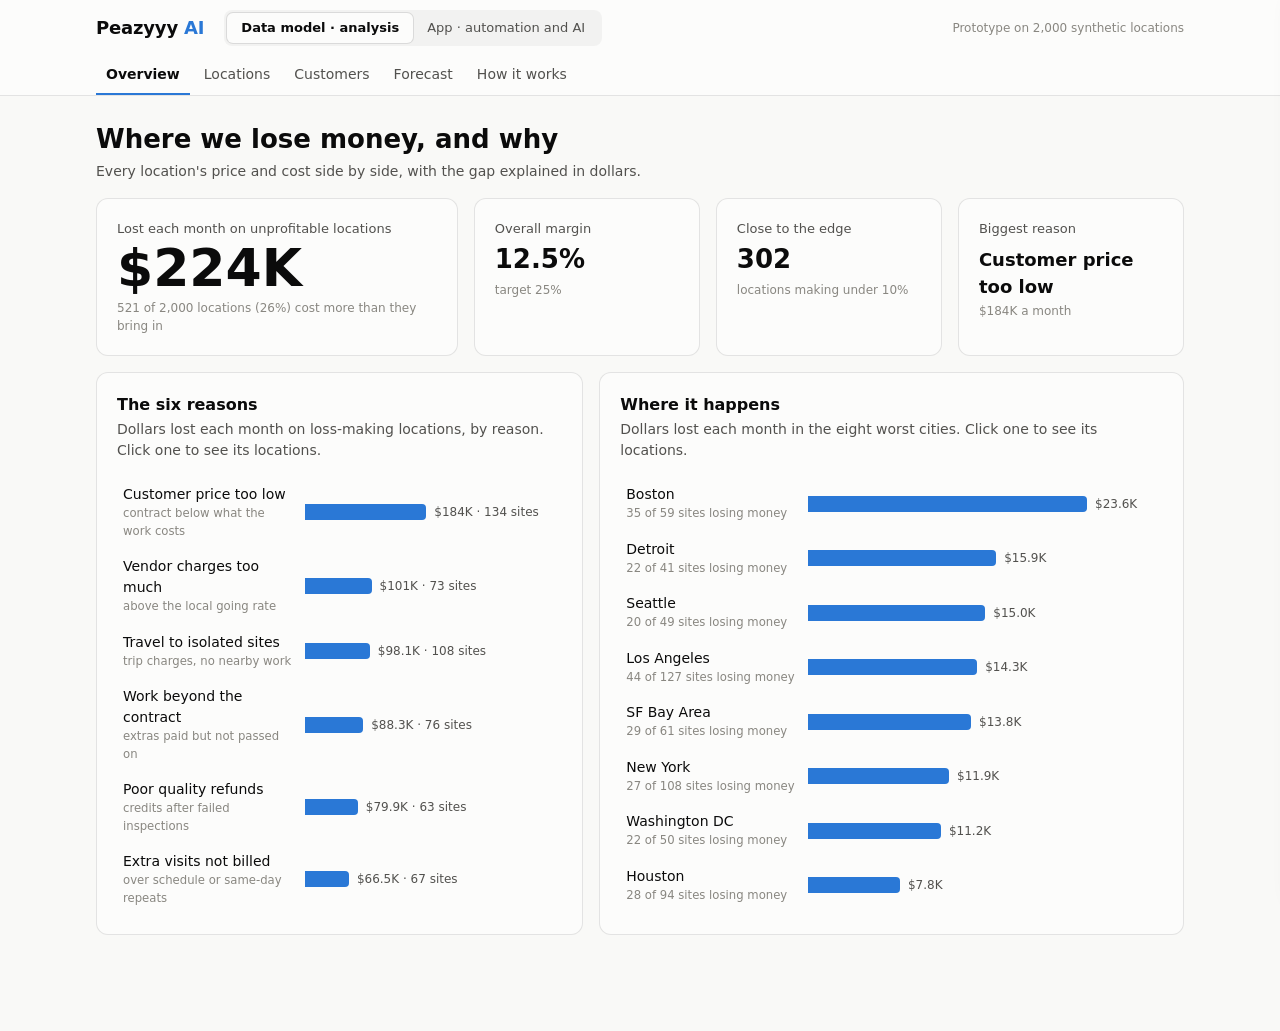
<file: app/index.html>
<!doctype html>
<html lang="en">
<head>
<meta charset="utf-8">
<meta name="viewport" content="width=device-width, initial-scale=1">
<title>Peazyyy AI</title>
<script>if (!location.search) location.replace("data-model/index.html");</script>
<link rel="stylesheet" href="styles.css">
</head>
<body>
<main>
  <section id="view-recs">
    <h1>What to fix first</h1>
    <p class="sub">Peazyyy AI reads the analysis and ranks the fixes worth the most for the least effort. You approve. It carries them out.</p>
    <div class="flow" id="flow"></div>
    <div class="row"><div class="chips" id="groupChips" style="margin:0"></div><button class="btn" data-view="results" style="margin-left:auto">See the results →</button></div>
    <div class="card" id="plays"></div>
    <p class="center"><button class="btn" id="morePlays">Show more</button></p>
  </section>

  <section id="view-queue" hidden>
    <h1>Automation queue</h1>
    <p class="sub">Things the system caught that nobody had to notice, grouped by what triggered them. Approve a whole group, or review the sites one by one.</p>
    <p class="fine" id="queueSummary"></p>
    <div id="queue"></div>
  </section>

  <section id="view-optimizer" hidden>
    <h1>Routes and vendors</h1>
    <p class="sub">How sites should be grouped, and which vendors should get the work.</p>
    <div class="chips" id="optChips"><button class="chip on" data-opt="routes">Routes</button><button class="chip" data-opt="vendors">Vendor scorecards</button></div>
    <div class="card">
      <p class="sub" id="optSub"></p>
      <div class="scroll"><table id="optTable"></table></div>
      <p class="center"><button class="btn" id="moreOpt"></button></p>
    </div>
  </section>

  <section id="view-results" hidden>
    <h1>Is it working?</h1>
    <p class="sub">The numbers leadership sets, measured today and with the plan you have approved. Change a target and the status updates.</p>
    <div class="row">
      <label for="cost">First-year cost to build and run ($)</label><input type="number" id="cost" min="0" step="10000" style="width:120px">
      <label for="tGm">Target margin (%)</label><input type="number" id="tGm" min="0" max="60" style="width:70px">
      <label for="tPay">Target payback (months)</label><input type="number" id="tPay" min="1" max="60" style="width:70px">
    </div>
    <div class="card" style="margin-bottom:16px"><div class="scroll"><table id="metrics"></table></div></div>
    <div class="card">
      <h2>Why we lose money, and how much the plan addresses</h2>
      <p class="sub">Each reason across every location, not only the loss-making ones. The filled part is what approved fixes are expected to recover.</p>
      <div class="bars" id="reasons"></div>
    </div>
  </section>
</main>
<script src="data.js"></script>
<script src="common.js"></script>
<script src="app.js"></script>
</body>
</html>
</file>
<file: app/styles.css>
:root {
  color-scheme: light;
  --page: #f9f9f7; --surface: #fcfcfb; --ink: #0b0b0b; --ink-2: #52514e; --muted: #898781;
  --grid: #e1e0d9; --axis: #c3c2b7; --border: rgba(11,11,11,0.10); --wash: rgba(11,11,11,0.04);
  --accent: #2a78d6; --accent-soft: #cde2fb; --on-accent: #ffffff; --hurt: #d03b3b; --help: #2a78d6;
  --good: #0ca30c; --good-ink: #006300; --warning: #fab219; --critical: #d03b3b; --dot: #c3c2b7;
}
@media (prefers-color-scheme: dark) {
  :root {
    color-scheme: dark;
    --page: #0d0d0d; --surface: #1a1a19; --ink: #ffffff; --ink-2: #c3c2b7; --muted: #898781;
    --grid: #2c2c2a; --axis: #383835; --border: rgba(255,255,255,0.10); --wash: rgba(255,255,255,0.05);
    --accent: #3987e5; --accent-soft: #184f95; --hurt: #e66767; --help: #3987e5; --good-ink: #0ca30c; --dot: #4a4a46;
  }
}
* { box-sizing: border-box; }
body { margin: 0; background: var(--page); color: var(--ink); font: 14px/1.5 system-ui, -apple-system, "Segoe UI", sans-serif; }
a { color: var(--accent); }
h1 { font-size: 26px; line-height: 1.2; margin: 0 0 6px; }
h2 { font-size: 16px; margin: 0 0 2px; }
h3 { font-size: 14px; margin: 0; }
.sub { color: var(--ink-2); margin: 0 0 16px; max-width: 720px; }
.fine { font-size: 12px; color: var(--muted); }

/* top bar */
.top { position: sticky; top: 0; z-index: 5; background: var(--surface); border-bottom: 1px solid var(--border); }
.top-in { max-width: 1120px; margin: 0 auto; padding: 10px 16px; display: flex; flex-wrap: wrap; align-items: center; gap: 10px 20px; }
.brand { font-size: 18px; font-weight: 700; text-decoration: none; color: var(--ink); letter-spacing: -0.01em; }
.brand span { color: var(--accent); }
.areas { display: flex; background: var(--wash); border-radius: 8px; padding: 3px; }
.areas a { padding: 5px 14px; border-radius: 6px; text-decoration: none; color: var(--ink-2); font-size: 13px; white-space: nowrap; }
.areas a.on { background: var(--surface); color: var(--ink); font-weight: 600; box-shadow: 0 0 0 1px var(--border); }
.badge { margin-left: auto; font-size: 12px; color: var(--muted); white-space: nowrap; }
.views { max-width: 1120px; margin: 0 auto; padding: 0 16px; display: flex; gap: 4px; overflow-x: auto; }
.views button { font: inherit; background: none; border: 0; border-bottom: 2px solid transparent; color: var(--ink-2); padding: 8px 10px; cursor: pointer; white-space: nowrap; }
.views button.on { color: var(--ink); font-weight: 600; border-bottom-color: var(--accent); }
main { max-width: 1120px; margin: 0 auto; padding: 28px 16px 80px; }

/* building blocks */
.card { background: var(--surface); border: 1px solid var(--border); border-radius: 12px; padding: 20px; }
.grid { display: grid; gap: 16px; margin-bottom: 16px; }
.tiles { grid-template-columns: 1.6fr 1fr 1fr 1fr; }
.two { grid-template-columns: 1fr 1.2fr; }
.three { grid-template-columns: repeat(3, 1fr); }
.tile .label { color: var(--ink-2); font-size: 13px; }
.tile .value { font-size: 26px; font-weight: 600; margin-top: 2px; }
.tile.hero .value { font-size: 52px; line-height: 1.1; }
.tile .note { color: var(--muted); font-size: 12px; margin-top: 2px; }
.btn { font: inherit; color: var(--ink); background: var(--surface); border: 1px solid var(--axis); border-radius: 8px; padding: 6px 12px; cursor: pointer; text-decoration: none; display: inline-block; white-space: nowrap; }
.btn:hover { background: var(--wash); }
.btn.primary { background: var(--accent); border-color: var(--accent); color: var(--on-accent); font-weight: 600; }
.btn.done { background: none; border-color: var(--good); color: var(--good-ink); font-weight: 600; }
select, input[type=search], input[type=number] { font: inherit; color: var(--ink); background: var(--surface); border: 1px solid var(--axis); border-radius: 8px; padding: 6px 8px; }
.row { display: flex; flex-wrap: wrap; gap: 8px; align-items: center; margin-bottom: 14px; }
.row label { color: var(--ink-2); font-size: 13px; }
.count { color: var(--muted); font-size: 12px; margin-left: auto; }
.chips { display: flex; flex-wrap: wrap; gap: 6px; margin-bottom: 14px; }
.chip { font: inherit; font-size: 13px; background: none; border: 1px solid var(--axis); border-radius: 999px; padding: 4px 12px; color: var(--ink-2); cursor: pointer; }
.chip.on { background: var(--ink); border-color: var(--ink); color: var(--surface); }
.center { text-align: center; margin: 14px 0 0; }

/* tables */
.scroll { overflow-x: auto; }
table { width: 100%; border-collapse: collapse; font-size: 13px; }
th { text-align: left; color: var(--ink-2); font-weight: 500; font-size: 12px; padding: 8px; border-bottom: 1px solid var(--axis); white-space: nowrap; }
td { padding: 9px 8px; border-bottom: 1px solid var(--grid); white-space: nowrap; }
td.n, th.n { text-align: right; font-variant-numeric: tabular-nums; }
td.wrap { white-space: normal; min-width: 200px; }
tbody tr.click { cursor: pointer; }
tbody tr.click:hover { background: var(--wash); }
.st { font-size: 12px; white-space: nowrap; }
.st i { font-style: normal; margin-right: 4px; }
.st.loss i { color: var(--critical); } .st.thin i { color: var(--warning); } .st.ok i { color: var(--good); }
.tier { display: inline-block; min-width: 22px; text-align: center; border: 1px solid var(--axis); border-radius: 4px; font-size: 12px; font-weight: 600; }

/* bars */
.bars { display: grid; gap: 2px; }
.bar-row { display: grid; grid-template-columns: 170px 1fr; gap: 12px; align-items: center; padding: 7px 6px; border-radius: 8px; border: 0; background: none; color: inherit; font: inherit; text-align: left; width: 100%; }
button.bar-row { cursor: pointer; }
button.bar-row:hover { background: var(--wash); }
.bar-name small { display: block; color: var(--muted); }
.bar-track { display: flex; align-items: center; gap: 8px; min-width: 0; }
.bar { height: 16px; background: var(--accent); border-radius: 0 4px 4px 0; flex: none; }
.bar-val { color: var(--ink-2); font-size: 12px; white-space: nowrap; font-variant-numeric: tabular-nums; }
.meter { position: relative; height: 16px; background: var(--accent-soft); border-radius: 0 4px 4px 0; flex: none; overflow: hidden; }
.meter i { position: absolute; left: 0; top: 0; bottom: 0; background: var(--accent); }

/* workflow strip */
.flow { display: grid; grid-template-columns: repeat(5, 1fr); gap: 8px; margin-bottom: 16px; }
.step { background: var(--surface); border: 1px solid var(--border); border-radius: 10px; padding: 12px; position: relative; }
.step b { display: block; font-size: 13px; }
.step span { font-size: 12px; color: var(--ink-2); }
.step em { font-style: normal; font-size: 11px; color: var(--muted); text-transform: uppercase; letter-spacing: .05em; }
.step.live { border-color: var(--accent); }

/* plays */
.play { display: grid; grid-template-columns: 1fr auto; gap: 8px 24px; padding: 16px 0; border-bottom: 1px solid var(--grid); }
.play:last-child { border-bottom: 0; }
.play.focus { outline: 2px solid var(--accent); outline-offset: 6px; border-radius: 6px; border-bottom-color: transparent; }
.play .tag { font-size: 11px; text-transform: uppercase; letter-spacing: .05em; color: var(--muted); font-weight: 600; }
.play h3 { margin: 2px 0 4px; font-size: 15px; }
.play p { margin: 0; color: var(--ink-2); max-width: 640px; }
.play .facts { font-size: 12px; color: var(--muted); margin-top: 6px; }
.play .side { text-align: right; display: flex; flex-direction: column; gap: 8px; align-items: flex-end; }
.play .value { font-size: 20px; font-weight: 600; white-space: nowrap; }
.play .value small { font-size: 12px; font-weight: 400; color: var(--muted); }
.play .acts { display: flex; gap: 6px; }

/* automation queue */
.q-group { margin-bottom: 12px; }
.q-top { display: flex; flex-wrap: wrap; gap: 12px 24px; justify-content: space-between; align-items: center; }
.q-top .acts { display: flex; gap: 6px; }
.what { color: var(--ink-2); margin: 2px 0; }
.q-item { border-top: 1px solid var(--grid); }
.q-group .q-item:first-of-type { margin-top: 16px; }
.q-head { display: grid; grid-template-columns: 1fr auto 100px; gap: 12px; align-items: center; padding: 10px 4px; cursor: pointer; }
.q-head:hover { background: var(--wash); }
.q-head .amt { font-variant-numeric: tabular-nums; text-align: right; }
.q-body { padding: 0 4px 14px; display: none; }
.q-item.open .q-body { display: block; }
.draft { border: 1px solid var(--border); border-radius: 8px; padding: 12px 14px; color: var(--ink-2); margin: 6px 0 10px; max-width: 680px; }
.draft b { display: block; color: var(--ink); font-size: 12px; margin-bottom: 4px; }

/* drawer */
#drawer { position: fixed; top: 0; right: 0; bottom: 0; width: min(500px, 100vw); background: var(--surface); border-left: 1px solid var(--border); box-shadow: -8px 0 24px rgba(0,0,0,.12); padding: 24px; overflow-y: auto; transform: translateX(105%); transition: transform .18s ease; z-index: 10; }
#drawer.open { transform: none; }
#drawer h2 { margin: 0 36px 2px 0; }
#drawer h4 { margin: 22px 0 8px; font-size: 12px; text-transform: uppercase; letter-spacing: .04em; color: var(--muted); font-weight: 600; }
#close { position: absolute; top: 16px; right: 16px; }
.wf-row { display: grid; grid-template-columns: 160px 1fr 64px; gap: 8px; align-items: center; font-size: 13px; padding: 3px 0; }
.wf-plot { position: relative; height: 14px; }
.wf-plot::before { content: ""; position: absolute; left: 50%; top: -3px; bottom: -3px; width: 1px; background: var(--axis); }
.wf-bar { position: absolute; top: 0; height: 14px; }
.wf-bar.hurt { background: var(--hurt); left: 50%; border-radius: 0 4px 4px 0; }
.wf-bar.help { background: var(--help); right: 50%; border-radius: 4px 0 0 4px; }
.wf-row .n { text-align: right; font-variant-numeric: tabular-nums; }
.kv { display: grid; grid-template-columns: 1fr auto; gap: 5px 12px; font-size: 13px; margin: 0; }
.kv dt { color: var(--ink-2); } .kv dd { margin: 0; text-align: right; font-variant-numeric: tabular-nums; }
.kv dd.flag, .peer .flag { font-weight: 600; }
.note-box { background: var(--wash); border-radius: 8px; padding: 12px 14px; }
.note-box b { display: block; margin-bottom: 2px; }
.peer { display: grid; grid-template-columns: 1fr auto auto; gap: 5px 16px; font-size: 13px; }
.peer span:nth-child(3n+1) { color: var(--ink-2); } .peer span:not(:nth-child(3n+1)) { text-align: right; font-variant-numeric: tabular-nums; }
.peer .h { color: var(--muted); font-size: 12px; }
details summary { cursor: pointer; color: var(--ink-2); font-size: 13px; margin-top: 18px; }

/* how it works */
.prose { max-width: 720px; }
.prose p, .prose li { color: var(--ink-2); }
.steps { counter-reset: s; display: grid; gap: 16px; margin: 16px 0 28px; }
.steps > div { counter-increment: s; display: grid; grid-template-columns: 36px 1fr; gap: 14px; }
.steps > div::before { content: counter(s); width: 32px; height: 32px; border-radius: 50%; background: var(--accent-soft); color: var(--ink); font-weight: 600; display: grid; place-items: center; }
.steps h3 { margin-bottom: 2px; }
.steps p { margin: 0; }
.receipt { font-variant-numeric: tabular-nums; max-width: 520px; }
.receipt div { display: flex; justify-content: space-between; gap: 16px; padding: 5px 0; }
.receipt .line { border-top: 1px solid var(--axis); font-weight: 600; margin-top: 4px; padding-top: 8px; }
.receipt .minus span:last-child { color: var(--ink); }
.receipt small { color: var(--muted); display: block; }
.source h3 { margin-bottom: 6px; }
.source ul { margin: 0; padding-left: 18px; color: var(--ink-2); }

@media (max-width: 860px) {
  .tiles, .three { grid-template-columns: 1fr 1fr; } .tile.hero { grid-column: 1 / -1; }
  .two { grid-template-columns: 1fr; }
  .flow { grid-template-columns: 1fr 1fr; }
  .play { grid-template-columns: 1fr; } .play .side { align-items: flex-start; text-align: left; }
  .bar-row { grid-template-columns: 120px 1fr; }
  .badge { display: none; }
}
</file>
